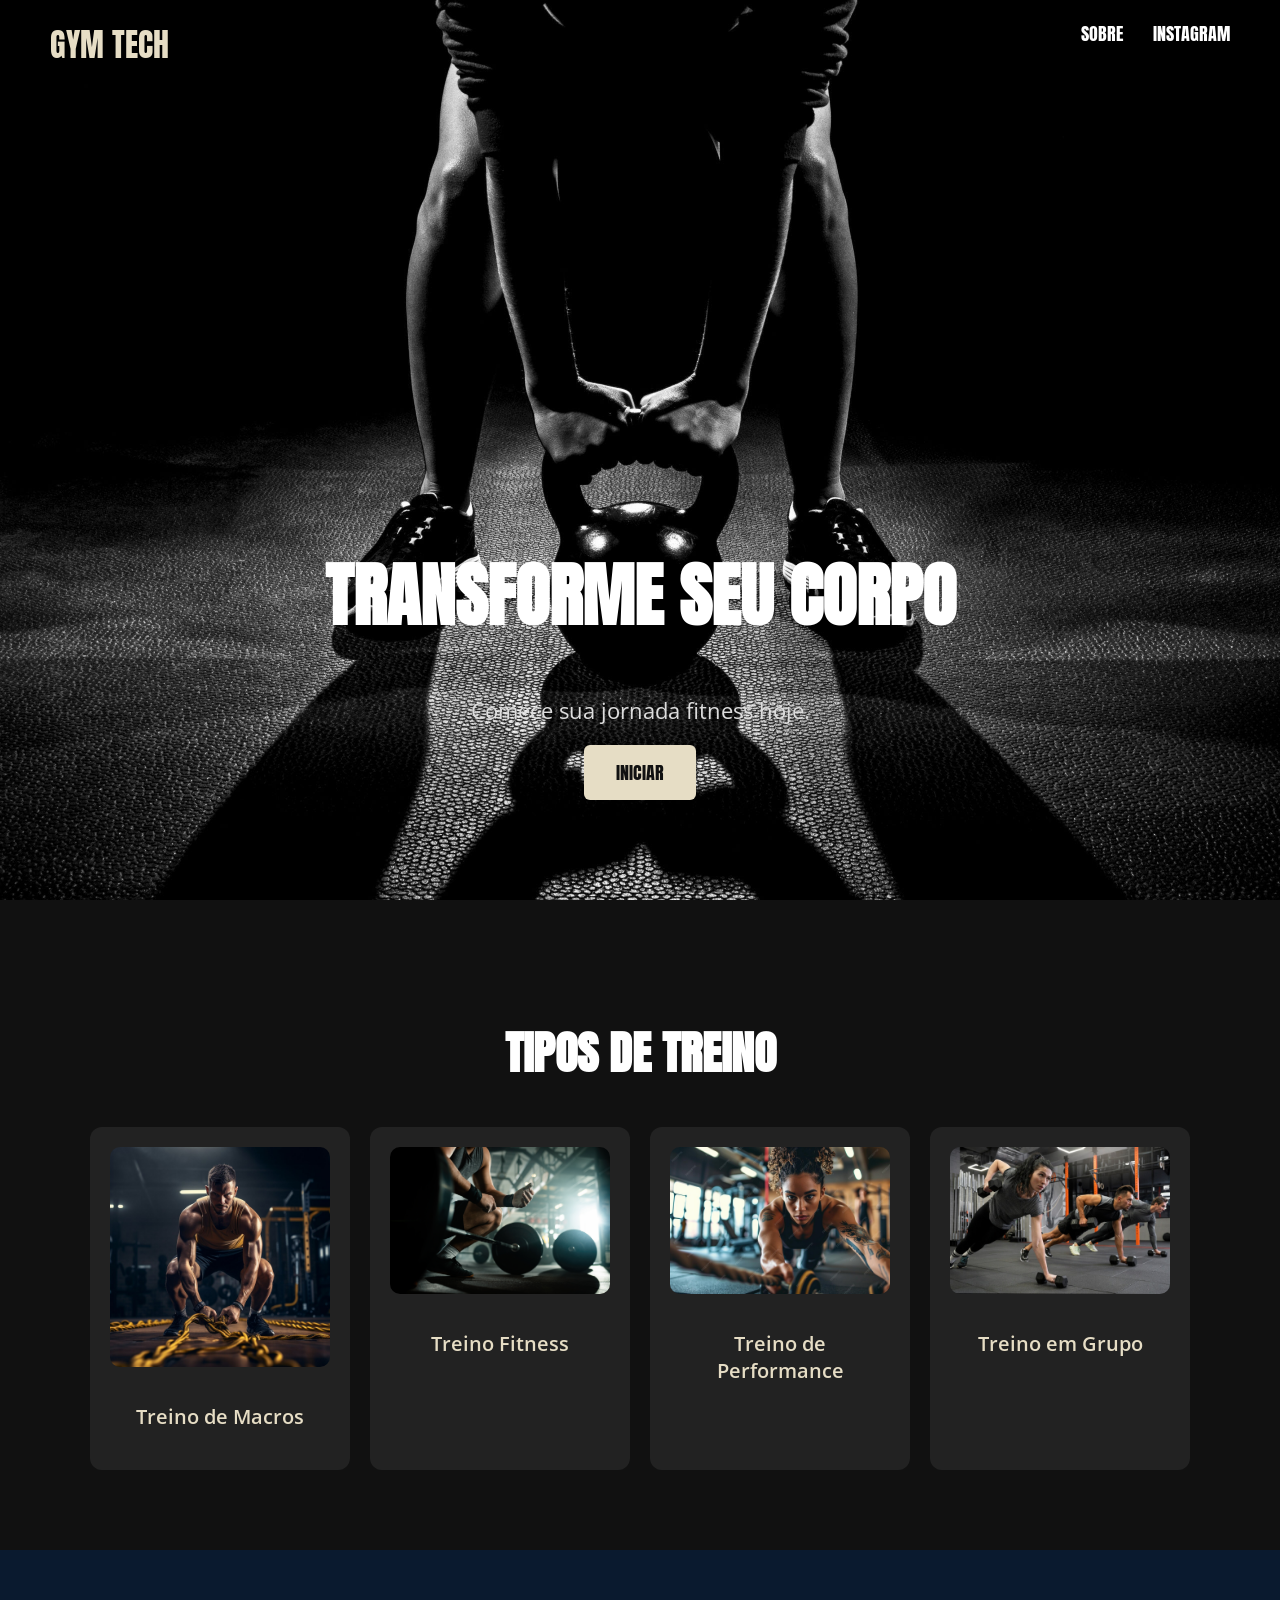
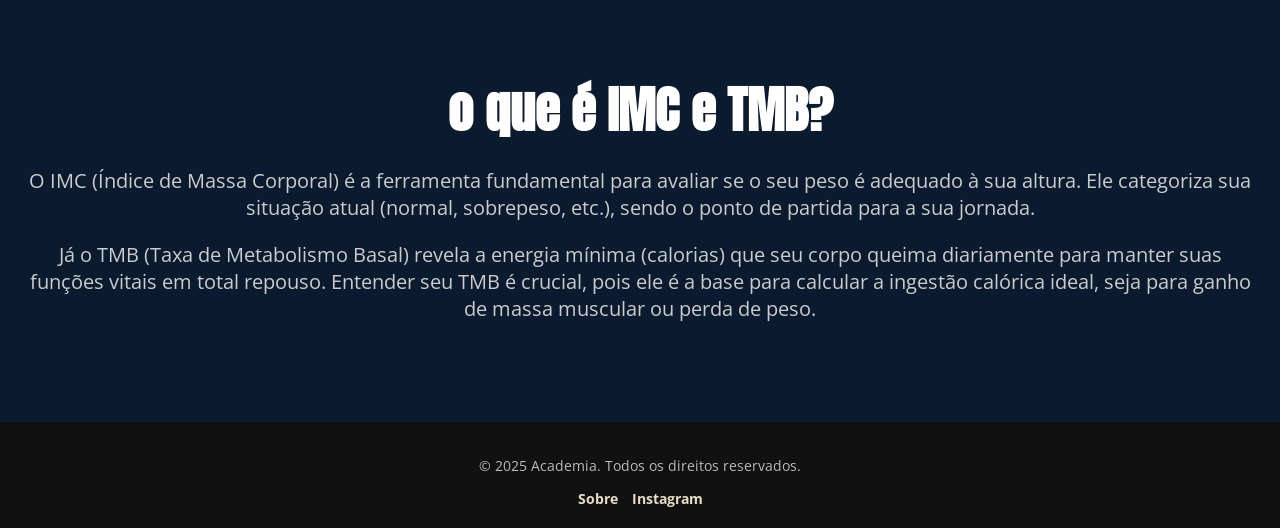
<file: index.html>
<!DOCTYPE html>
<html lang="pt-BR">
<head>
  <meta charset="UTF-8">
  <meta name="viewport" content="width=device-width, initial-scale=1.0">
  <title>Site de Academia</title>
  
  <link href="https://fonts.googleapis.com/css2?family=Anton&family=Open+Sans:wght@400;600&display=swap" rel="stylesheet">
  
  <link rel="stylesheet" href="./style.css">

  <style>
    /* Oculta o texto inicial para que o JavaScript possa revelá-lo */
    #logo-text {
      visibility: hidden;
      white-space: nowrap; /* Impede quebras de linha durante a digitação */
      overflow: hidden;
    }
  </style>
</head>
<body>

  <header class="hero">
    <nav>
      <div class="logo">
        <a href="imc.html">
         <span id="logo-text">GYM TECH</span>
        </a>
      </div>
      <ul>
      
        <li><a href="imc.html">SOBRE</a></li>
        <li><a href="tmb.html">INSTAGRAM</a></li> </ul>
      </ul>
    </nav>

    <div class="hero-text">
      <h1>TRANSFORME SEU CORPO</h1>
      <p>Comece sua jornada fitness hoje.</p>
      <a href="imc.html">
       <button id="joinBtn">INICIAR</button>
        </a>
    </div>
  </header>

  <section class="offers">
    <h2>TIPOS DE TREINO</h2>
    <div class="cards">
      <div class="card">
        <img src="index4.jpg" alt="Treino de Macros">
        <p>Treino de Macros</p>
      </div>
      <div class="card">
        <img src="index2.jpg">
        <p>Treino Fitness</p>
      </div>
      <div class="card">
        <img src="index3.jpg">
        <p>Treino de Performance</p>
      </div>
      <div class="card">
        <img src="index1.jpg">
        <p>Treino em Grupo</p>
      </div>
    </div>
  </section>

  <section class="unlock">
    <div class="text">
      <h2>o que é IMC e TMB?</h2>
      <p>O IMC (Índice de Massa Corporal) é a ferramenta fundamental para avaliar se o seu peso é adequado à sua altura. Ele categoriza sua situação atual (normal, sobrepeso, etc.), sendo o ponto de partida para a sua jornada.</p>
      <p>Já o TMB (Taxa de Metabolismo Basal) revela a energia mínima (calorias) que seu corpo queima diariamente para manter suas funções vitais em total repouso. Entender seu TMB é crucial, pois ele é a base para calcular a ingestão calórica ideal, seja para ganho de massa muscular ou perda de peso.</p>
    </div>
  </section>

  <footer>
    <p>&copy; 2025 Academia. Todos os direitos reservados.</p>
    <div class="footer-links">
      <a href="#">Sobre</a>
      <a href="#">Instagram</a>
    </div>
  </footer>

  <script>
    const logoElement = document.getElementById('logo-text');
    const textToType = logoElement.textContent;
    logoElement.textContent = ''; // Limpa o texto inicial
    logoElement.style.visibility = 'visible'; // Torna o container visível

    let charIndex = 0;
    const typingSpeed = 100; // Tempo em milissegundos entre cada letra

    function typeWriter() {
      if (charIndex < textToType.length) {
        // Adiciona a próxima letra ao conteúdo
        logoElement.textContent += textToType.charAt(charIndex);
        charIndex++;
        // Chama a função novamente após o intervalo de tempo
        setTimeout(typeWriter, typingSpeed);
      }
    }

    // Inicia o efeito de digitação quando a página carrega
    window.onload = typeWriter; 
  </script>
  
  <script src="./script.js"></script>

</body>
</html>
</file>
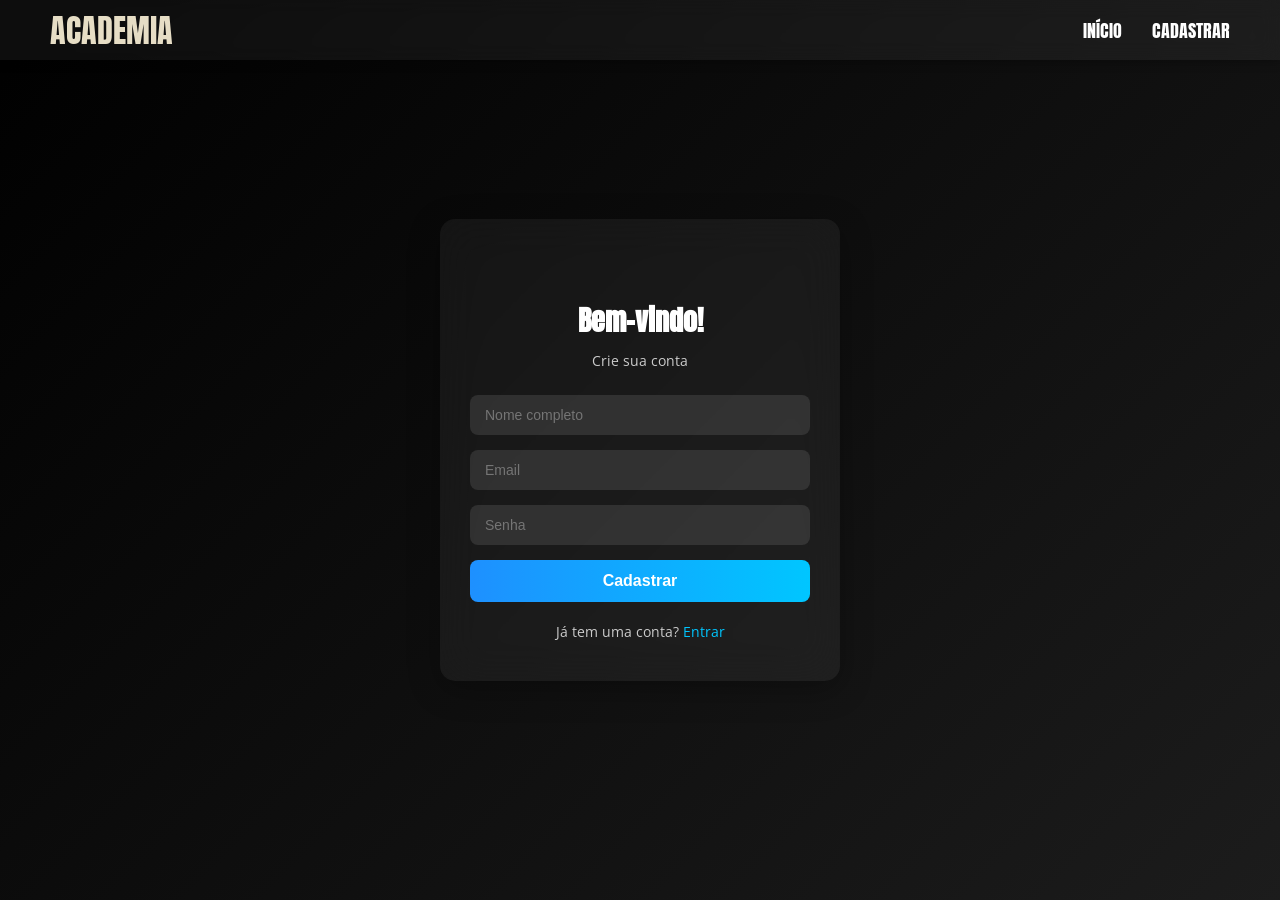
<file: cadastrar.html>
<!DOCTYPE html>
<html lang="pt-BR">
<head>
  <meta charset="UTF-8" />
  <meta name="viewport" content="width=device-width, initial-scale=1" />
  <title>Cadastrar ‒ Academia</title>

  <!-- Fontes -->
  <link href="https://fonts.googleapis.com/css2?family=Anton&family=Open+Sans:wght@400;600&display=swap" rel="stylesheet" />

  <!-- EmailJS SDK -->
  <script src="https://cdn.emailjs.com/dist/email.min.js"></script>
  <script>
    (function(){
      emailjs.init("NSoj3M9TqS64KDrVV");
    })();
  </script>

  <style>
    * {
      margin: 0;
      padding: 0;
      box-sizing: border-box;
    }

    body {
      font-family: 'Open Sans', sans-serif;
      height: 100vh;
      background: linear-gradient(135deg, #000000, #1c1c1c);
      display: flex;
      justify-content: center;
      align-items: center;
      color: white;
    }

    nav {
      position: fixed;
      top: 0;
      width: 100%;
      height: 60px;
      background: rgba(255 255 255 / 0.05);
      backdrop-filter: blur(10px);
      display: flex;
      justify-content: space-between;
      align-items: center;
      padding: 0 50px;
      box-shadow: 0 2px 10px rgba(0, 0, 0, 0.3);
      z-index: 10;
    }

    nav .logo {
      font-family: 'Anton', sans-serif;
      font-size: 32px;
      color: #e6ddc5;
    }

    nav ul {
      display: flex;
      list-style: none;
      gap: 30px;
    }

    nav ul li a {
      font-family: 'Anton', sans-serif;
      color: #fff;
      text-decoration: none;
      font-size: 18px;
      text-transform: uppercase;
      transition: color 0.3s;
    }

    nav ul li a:hover {
      color: #e6ddc5;
    }

    .container {
      width: 100%;
      max-width: 400px;
      padding: 80px 30px 40px;
      background: rgba(255 255 255 / 0.05);
      border-radius: 15px;
      backdrop-filter: blur(20px);
      box-shadow: 0 8px 32px rgba(0, 0, 0, 0.3);
    }

    .container h2 {
      font-family: 'Anton', sans-serif;
      font-size: 28px;
      margin-bottom: 10px;
      text-align: center;
    }

    .container p.subtitle {
      font-size: 14px;
      color: #ccc;
      margin-bottom: 25px;
      text-align: center;
    }

    form {
      display: flex;
      flex-direction: column;
      gap: 15px;
    }

    .form-group input {
      width: 100%;
      padding: 12px 15px;
      border-radius: 8px;
      border: none;
      background: rgba(255 255 255 / 0.1);
      color: white;
      font-size: 14px;
      outline: none;
    }

    button[type='submit'] {
      padding: 12px;
      border-radius: 8px;
      border: none;
      font-size: 16px;
      font-weight: 700;
      color: white;
      cursor: pointer;
      background: linear-gradient(to right, #1e90ff, #00c6ff);
      transition: background 0.3s;
    }

    button[type='submit']:hover {
      background: linear-gradient(to right, #007fff, #00bfff);
    }

    .signup {
      margin-top: 20px;
      font-size: 14px;
      color: #ccc;
      text-align: center;
    }

    .signup a {
      color: #00c6ff;
      text-decoration: none;
    }

    .signup a:hover {
      text-decoration: underline;
    }
  </style>
</head>
<body>
  <nav>
    <div class="logo">ACADEMIA</div>
    <ul>
      <li><a href="index.html">INÍCIO</a></li>
      <li><a href="cadastrar.html">CADASTRAR</a></li>
    </ul>
  </nav>

  <div class="container">
    <h2>Bem-vindo!</h2>
    <p class="subtitle">Crie sua conta</p>

    <form id="form-cadastro">
      <div class="form-group">
        <input type="text" id="nome" placeholder="Nome completo" required />
      </div>

      <div class="form-group">
        <input type="email" id="email" placeholder="Email" required />
      </div>

      <div class="form-group">
        <input type="password" id="senha" placeholder="Senha" required />
      </div>

      <button type="submit">Cadastrar</button>
    </form>

    <p class="signup">
      Já tem uma conta? <a href="login.html">Entrar</a>
    </p>
  </div>

  <script>
    const form = document.getElementById('form-cadastro');

    function validarEmail(email) {
      const re = /\S+@\S+\.\S+/;
      return re.test(email);
    }

    form.addEventListener('submit', (e) => {
      e.preventDefault();

      const nome = document.getElementById('nome').value.trim();
      const email = document.getElementById('email').value.trim();
      const senha = document.getElementById('senha').value.trim();

      if (!nome || !email || !senha) {
        alert('Por favor, preencha todos os campos.');
        return;
      }

      if (!validarEmail(email)) {
        alert('Por favor, insira um e-mail válido.');
        return;
      }

      let usuarios = JSON.parse(localStorage.getItem('usuarios')) || [];
      const emailExiste = usuarios.some((u) => u.email === email);

      if (emailExiste) {
        alert('Este e-mail já está cadastrado.');
        return;
      }

      const usuario = { nome, email, senha };
      usuarios.push(usuario);
      localStorage.setItem('usuarios', JSON.stringify(usuarios));

      // salva login automático
      localStorage.setItem('usuarioLogado', JSON.stringify(usuario));

      alert('Conta criada com sucesso!');
      window.location.href = 'index.html';
    });
  </script>
</body>
</html>
</file>
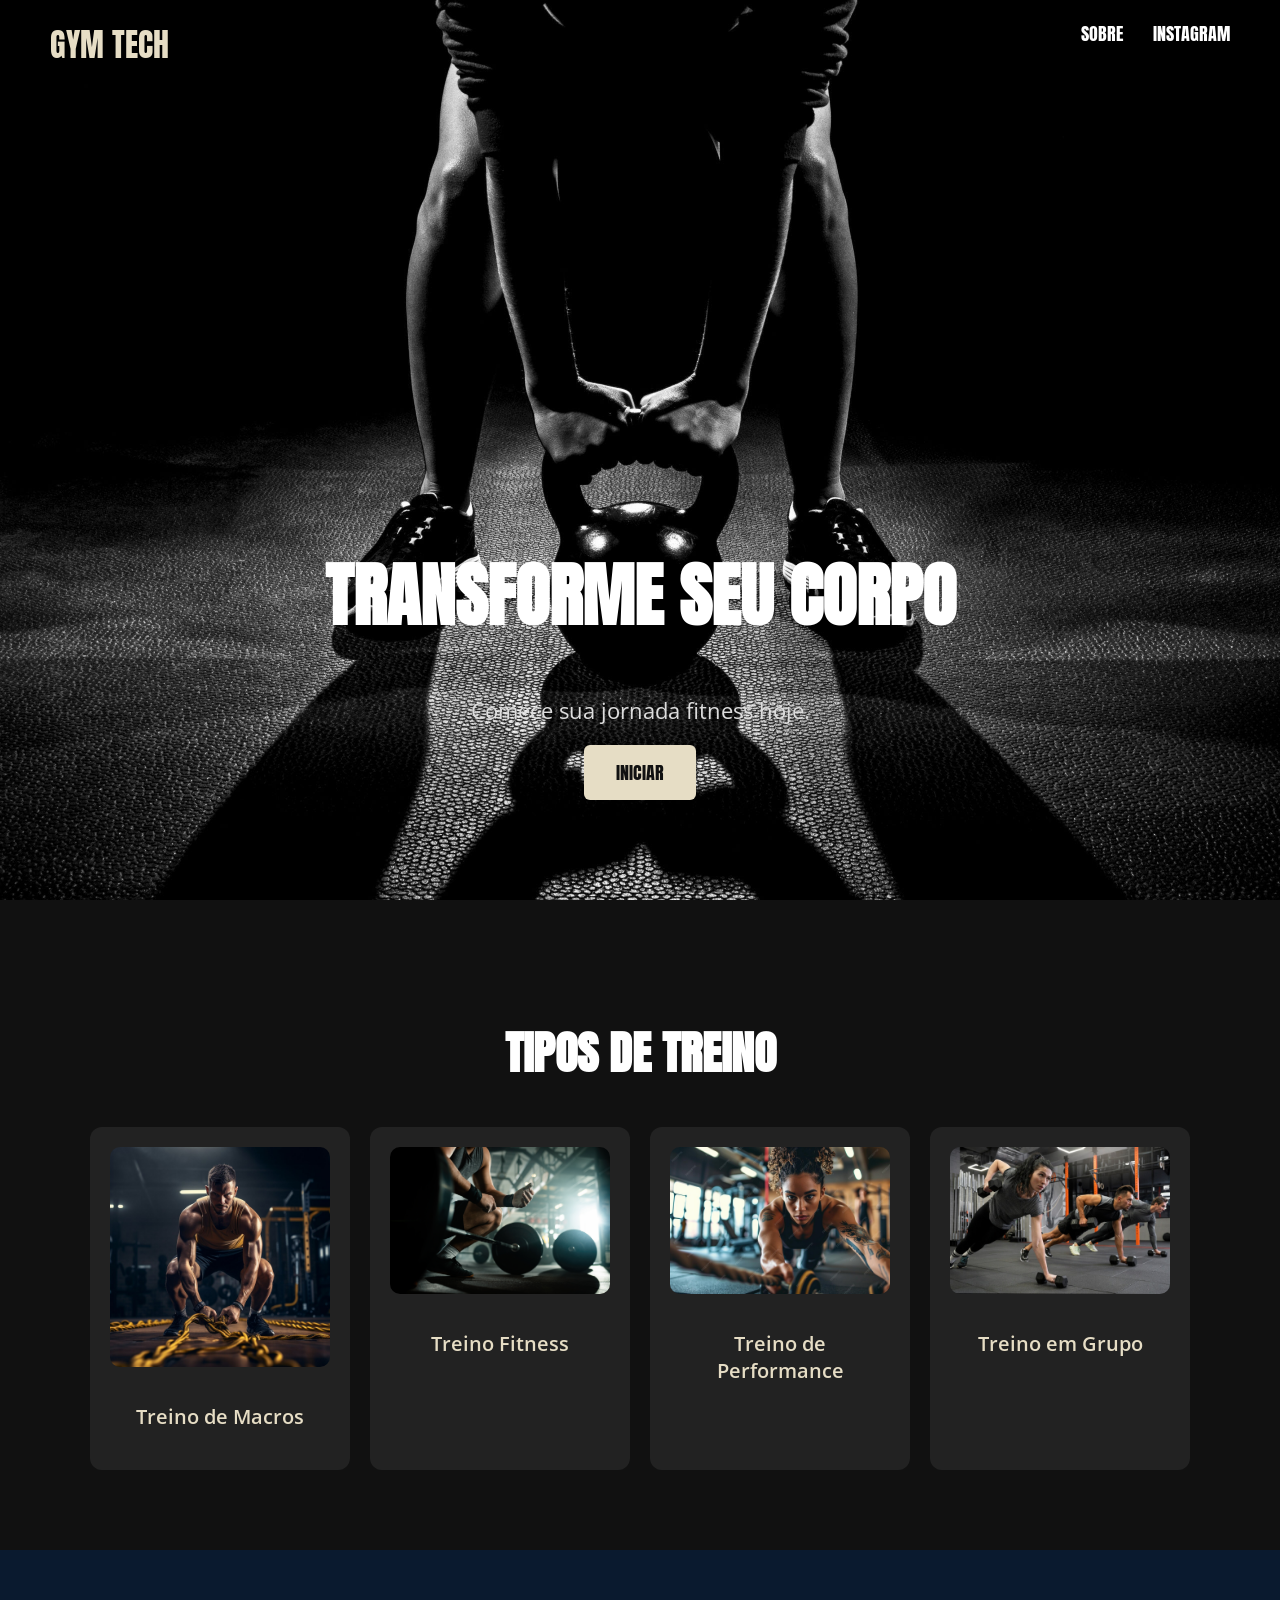
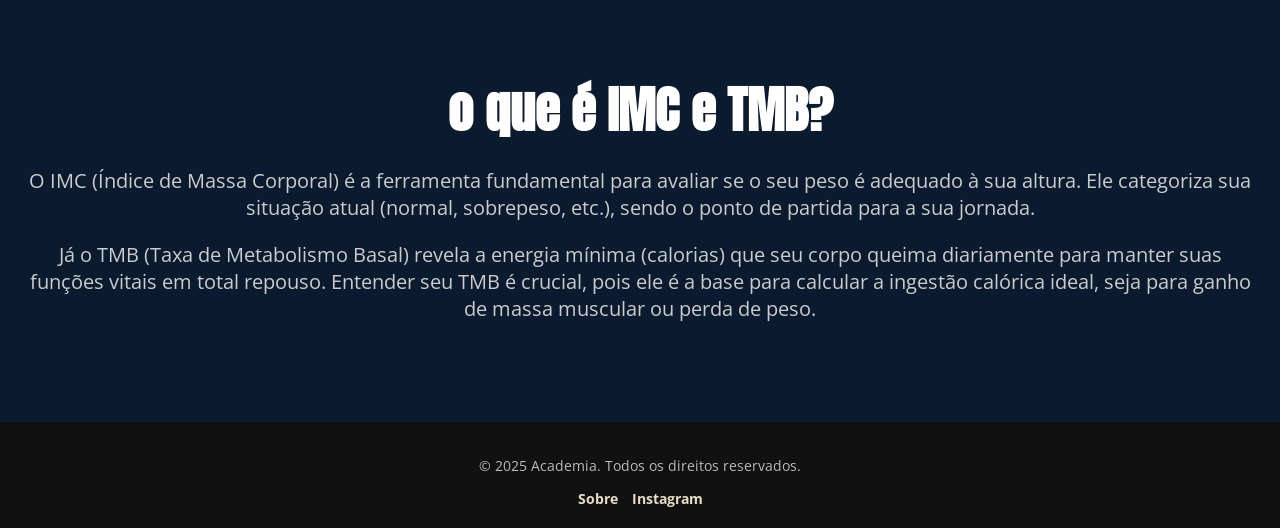
<file: conta.html>
<!DOCTYPE html>
<html lang="pt-BR">
<head>
  <meta charset="UTF-8" />
  <meta name="viewport" content="width=device-width, initial-scale=1" />
  <title>Minha Conta ‒ Academia</title>

  <link href="https://fonts.googleapis.com/css2?family=Anton&family=Open+Sans:wght@400;600&display=swap" rel="stylesheet" />

  <style>
    body {
      background: linear-gradient(135deg, #000000, #1c1c1c);
      font-family: 'Open Sans', sans-serif;
      color: white;
      display: flex;
      flex-direction: column;
      align-items: center;
      justify-content: center;
      height: 100vh;
      text-align: center;
    }

    h1 {
      font-family: 'Anton', sans-serif;
      font-size: 40px;
      margin-bottom: 20px;
    }

    p {
      font-size: 18px;
      margin-bottom: 40px;
    }

    button {
      padding: 12px 30px;
      font-size: 16px;
      font-weight: bold;
      border: none;
      border-radius: 8px;
      background: linear-gradient(to right, #ff3c3c, #ff6a6a);
      color: white;
      cursor: pointer;
      transition: background 0.3s;
    }

    button:hover {
      background: linear-gradient(to right, #ff1e1e, #ff5050);
    }
  </style>
</head>
<body>
  <h1>Bem-vindo, <span id="nomeUsuario"></span>!</h1>
  <p>Você está logado na Academia.</p>
  <button id="sair">Sair da conta</button>

  <script>
    const usuario = JSON.parse(localStorage.getItem('usuarioLogado'));
    if (!usuario) {
      window.location.href = 'index.html';
    } else {
      document.getElementById('nomeUsuario').textContent = usuario.nome;
    }

    document.getElementById('sair').addEventListener('click', () => {
      localStorage.removeItem('usuarioLogado');
      window.location.href = 'index.html';
    });
  </script>
</body>
</html>
</file>
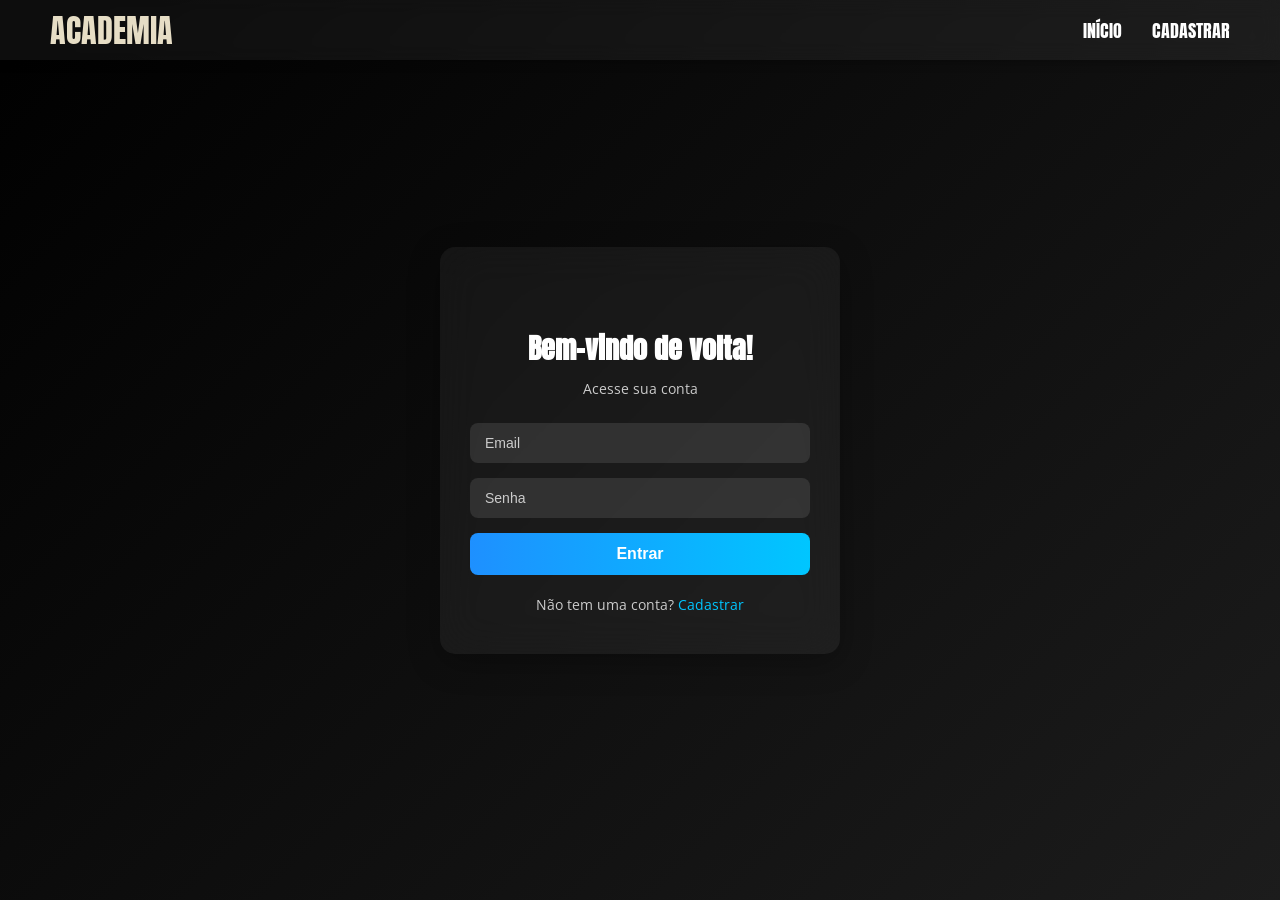
<file: login.html>
<!DOCTYPE html>
<html lang="pt-BR">
<head>
  <meta charset="UTF-8" />
  <meta name="viewport" content="width=device-width, initial-scale=1" />
  <title>Entrar ‒ Academia</title>

  <!-- Fontes -->
  <link href="https://fonts.googleapis.com/css2?family=Anton&family=Open+Sans:wght@400;600&display=swap" rel="stylesheet" />

  <style>
    * {
      margin: 0;
      padding: 0;
      box-sizing: border-box;
    }

    body {
      font-family: 'Open Sans', sans-serif;
      height: 100vh;
      background: linear-gradient(135deg, #000000, #1c1c1c);
      display: flex;
      justify-content: center;
      align-items: center;
      color: white;
    }

    nav {
      position: fixed;
      top: 0;
      width: 100%;
      height: 60px;
      background: rgba(255 255 255 / 0.05);
      backdrop-filter: blur(10px);
      display: flex;
      justify-content: space-between;
      align-items: center;
      padding: 0 50px;
      box-shadow: 0 2px 10px rgba(0, 0, 0, 0.3);
      z-index: 10;
    }

    nav .logo {
      font-family: 'Anton', sans-serif;
      font-size: 32px;
      color: #e6ddc5;
    }

    nav ul {
      display: flex;
      list-style: none;
      gap: 30px;
    }

    nav ul li a {
      font-family: 'Anton', sans-serif;
      color: #fff;
      text-decoration: none;
      font-size: 18px;
      text-transform: uppercase;
      transition: color 0.3s;
    }

    nav ul li a:hover {
      color: #e6ddc5;
    }

    .container {
      width: 100%;
      max-width: 400px;
      padding: 80px 30px 40px;
      background: rgba(255 255 255 / 0.05);
      border-radius: 15px;
      backdrop-filter: blur(20px);
      box-shadow: 0 8px 32px rgba(0, 0, 0, 0.3);
    }

    .container h2 {
      font-family: 'Anton', sans-serif;
      font-size: 28px;
      margin-bottom: 10px;
      text-align: center;
    }

    .container p.subtitle {
      font-size: 14px;
      color: #ccc;
      margin-bottom: 25px;
      text-align: center;
    }

    form {
      display: flex;
      flex-direction: column;
      gap: 15px;
    }

    .form-group input {
      width: 100%;
      padding: 12px 15px;
      border-radius: 8px;
      border: none;
      background: rgba(255 255 255 / 0.1);
      color: white;
      font-size: 14px;
      outline: none;
      transition: background 0.3s;
    }

    .form-group input::placeholder {
      color: #ccc;
    }

    button[type='submit'] {
      padding: 12px;
      border-radius: 8px;
      border: none;
      font-size: 16px;
      font-weight: 700;
      color: white;
      cursor: pointer;
      background: linear-gradient(to right, #1e90ff, #00c6ff);
      transition: background 0.3s;
    }

    button[type='submit']:hover {
      background: linear-gradient(to right, #007fff, #00bfff);
    }

    .signup {
      margin-top: 20px;
      font-size: 14px;
      color: #ccc;
      text-align: center;
    }

    .signup a {
      color: #00c6ff;
      text-decoration: none;
    }

    .signup a:hover {
      text-decoration: underline;
    }
  </style>
</head>
<body>
  <!-- NAVBAR -->
  <nav>
    <div class="logo">ACADEMIA</div>
    <ul>
      <li><a href="index.html">INÍCIO</a></li>
      <li><a href="cadastrar.html">CADASTRAR</a></li>
    </ul>
  </nav>

  <!-- FORMULÁRIO DE LOGIN -->
  <div class="container">
    <h2>Bem-vindo de volta!</h2>
    <p class="subtitle">Acesse sua conta</p>

    <form id="form-login">
      <div class="form-group">
        <input
          type="email"
          id="email"
          placeholder="Email"
          required
          autocomplete="email"
        />
      </div>

      <div class="form-group">
        <input
          type="password"
          id="senha"
          placeholder="Senha"
          required
          autocomplete="current-password"
        />
      </div>

      <button type="submit">Entrar</button>
    </form>

    <p class="signup">
      Não tem uma conta? <a href="cadastrar.html">Cadastrar</a>
    </p>
  </div>

  <!-- JavaScript -->
  <script>
    const form = document.getElementById('form-login');

    form.addEventListener('submit', (e) => {
      e.preventDefault();

      const email = document.getElementById('email').value.trim();
      const senha = document.getElementById('senha').value.trim();

      if (email === '' || senha === '') {
        alert('Preencha todos os campos.');
        return;
      }

      // Buscar usuários cadastrados
      const usuarios = JSON.parse(localStorage.getItem('usuarios')) || [];

      const usuario = usuarios.find(u => u.email === email && u.senha === senha);

      if (usuario) {
        alert(`Bem-vindo, ${usuario.nome}!`);

        // Salva como logado
        localStorage.setItem('usuarioLogado', JSON.stringify(usuario));

        // Redireciona para a página inicial
        window.location.href = 'index.html';
      } else {
        alert('Email ou senha inválidos.');
      }
    });
  </script>
</body>
</html>
</file>
<file: style.css>
/* Fonte padrão */
body {
  margin: 0;
  font-family: 'Open Sans', sans-serif;
  background: #0a1a2f;
  color: #fff;
}

/* HERO */
.hero {
  background: url('backg.jpg') no-repeat center/cover;
  height: 100vh;
  display: flex;
  flex-direction: column;
  justify-content: space-between;
}

/* NAVBAR */
nav {
  display: flex;
  justify-content: space-between;
  padding: 20px 50px;
}

nav .logo {
  font-family: 'Anton', sans-serif;
  font-size: 32px;
  color: #e6ddc5;
}

nav ul {
  list-style: none;
  display: flex;
  gap: 30px;
  margin: 0;
  padding: 0;
}

nav ul li a {
  font-family: 'Anton', sans-serif;
  color: #fff;
  text-decoration: none;
  font-size: 18px;
  text-transform: uppercase;
}

nav ul li a:hover {
  color: #e6ddc5;
}

/* HERO TEXT */
.hero-text {
  text-align: center;
  margin-bottom: 100px;
}

.hero-text h1 {
  font-family: 'Anton', sans-serif;
  font-size: 70px;
  font-weight: 900;
  text-transform: uppercase;
}

.hero-text p {
  font-size: 22px;
  margin: 20px 0;
  color: #ddd;
}

.hero-text button {
  background: #e6ddc5;
  color: #111;
  padding: 14px 32px;
  border: none;
  font-family: 'Anton', sans-serif;
  font-size: 18px;
  cursor: pointer;
  border-radius: 6px;
  transition: 0.3s;
}

.hero-text button:hover {
  background: #c8b98d;
}

/* OFFERS */
.offers {
  padding: 80px 20px;
  text-align: center;
  background: #111;
}

.offers h2 {
  font-family: 'Anton', sans-serif;
  font-size: 46px;
  margin-bottom: 40px;
}

.cards {
  display: flex;
  gap: 20px;
  flex-wrap: wrap;
  justify-content: center;
}

.card {
  background: #222;
  padding: 20px;
  border-radius: 12px;
  font-size: 20px;
  font-weight: 600;
  color: #e6ddc5;
  width: 220px;
  transition: transform 0.3s;
}

.card img {
  width: 100%;
  border-radius: 10px;
  margin-bottom: 10px;
}

.card:hover {
  transform: translateY(-8px);
}

/* UNLOCK */
.unlock {
  padding: 80px 20px;
  background: #0a1a2f;
  text-align: center;
}

.unlock h2 {
  font-family: 'Anton', sans-serif;
  font-size: 50px;
  margin-bottom: 20px;
}

.unlock p {
  font-size: 20px;
  color: #ccc;
}

/* FOOTER */
footer {
  background: #111;
  padding: 20px;
  text-align: center;
  color: #bbb;
  font-size: 14px;
}

.footer-links a {
  color: #e6ddc5;
  text-decoration: none;
  margin: 0 5px;
  font-weight: bold;
}

.footer-links a:hover {
  color: #fff;
}

/* Estilização do GYM TECH */
nav .logo a {
  text-decoration: none;   /* remove o sublinhado */
  color: #e6ddc5;          /* mesma cor usada em SOBRE no hover */
}

nav .logo a:hover {
  color: #fff;             /* mesmo comportamento dos links do menu */
}
</file>
